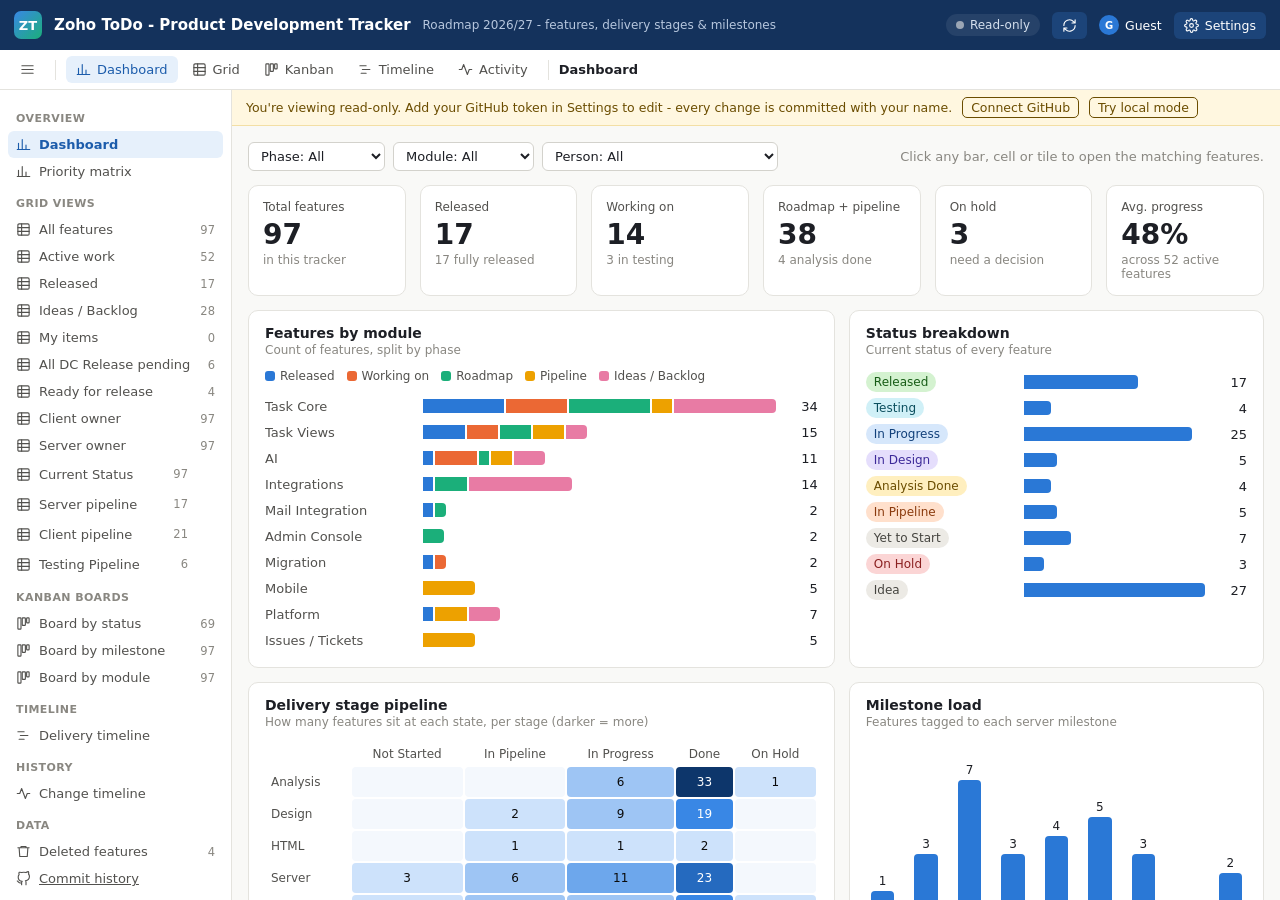
<file: index.html>
<!DOCTYPE html>
<html lang="en">
<head>
  <meta charset="utf-8">
  <meta name="viewport" content="width=device-width, initial-scale=1">
  <title>Zoho ToDo - Product Development Tracker</title>
  <link rel="icon" href="data:image/svg+xml,<svg xmlns='http://www.w3.org/2000/svg' viewBox='0 0 32 32'><rect width='32' height='32' rx='7' fill='%232a78d6'/><path d='M9 16l5 5 9-10' stroke='white' stroke-width='3.2' fill='none' stroke-linecap='round' stroke-linejoin='round'/></svg>">
  <link rel="stylesheet" href="assets/styles.css">
  <script src="config.js"></script>
  <script src="assets/store.js"></script>
  <script src="assets/app.js"></script>
  <script src="assets/views.js"></script>
  <link rel="stylesheet" href="assets/priority-matrix.css">
  <script src="assets/priority-matrix.js"></script>
</head>
<body></body>
</html>
</file>
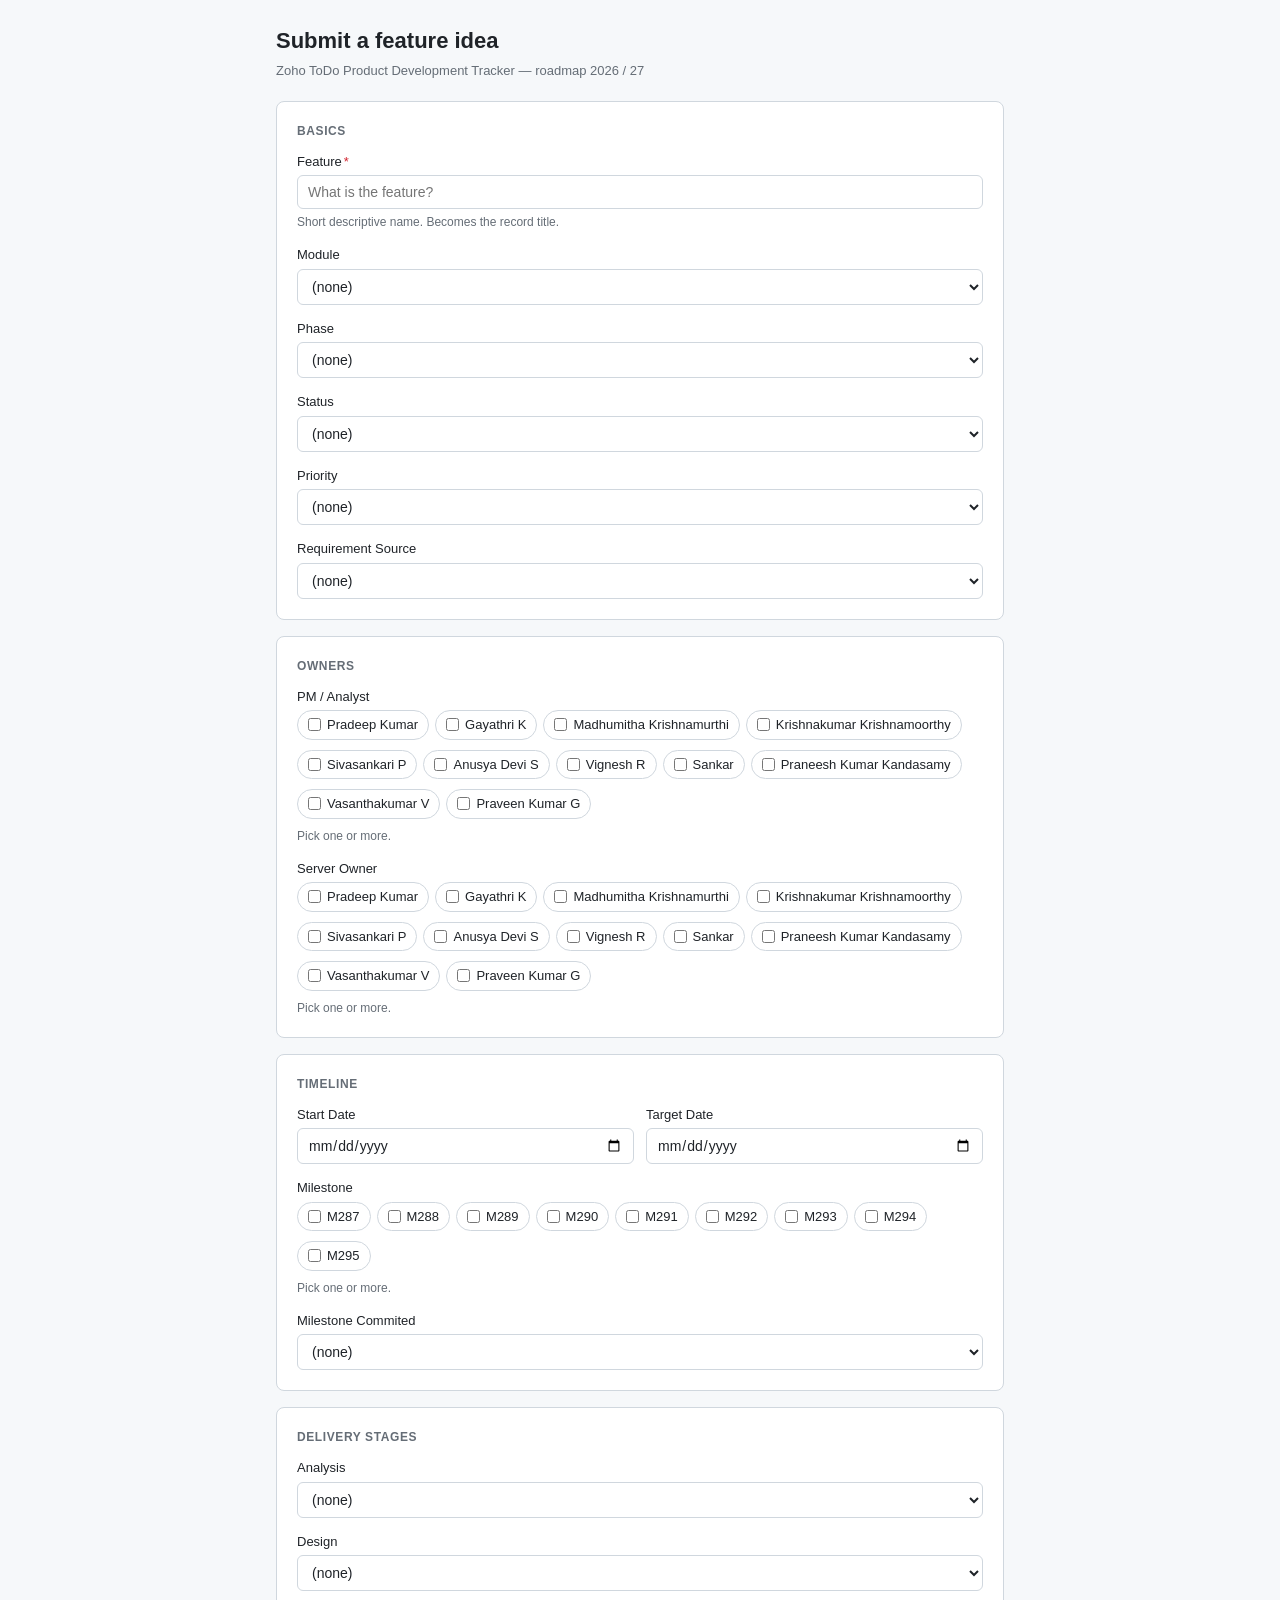
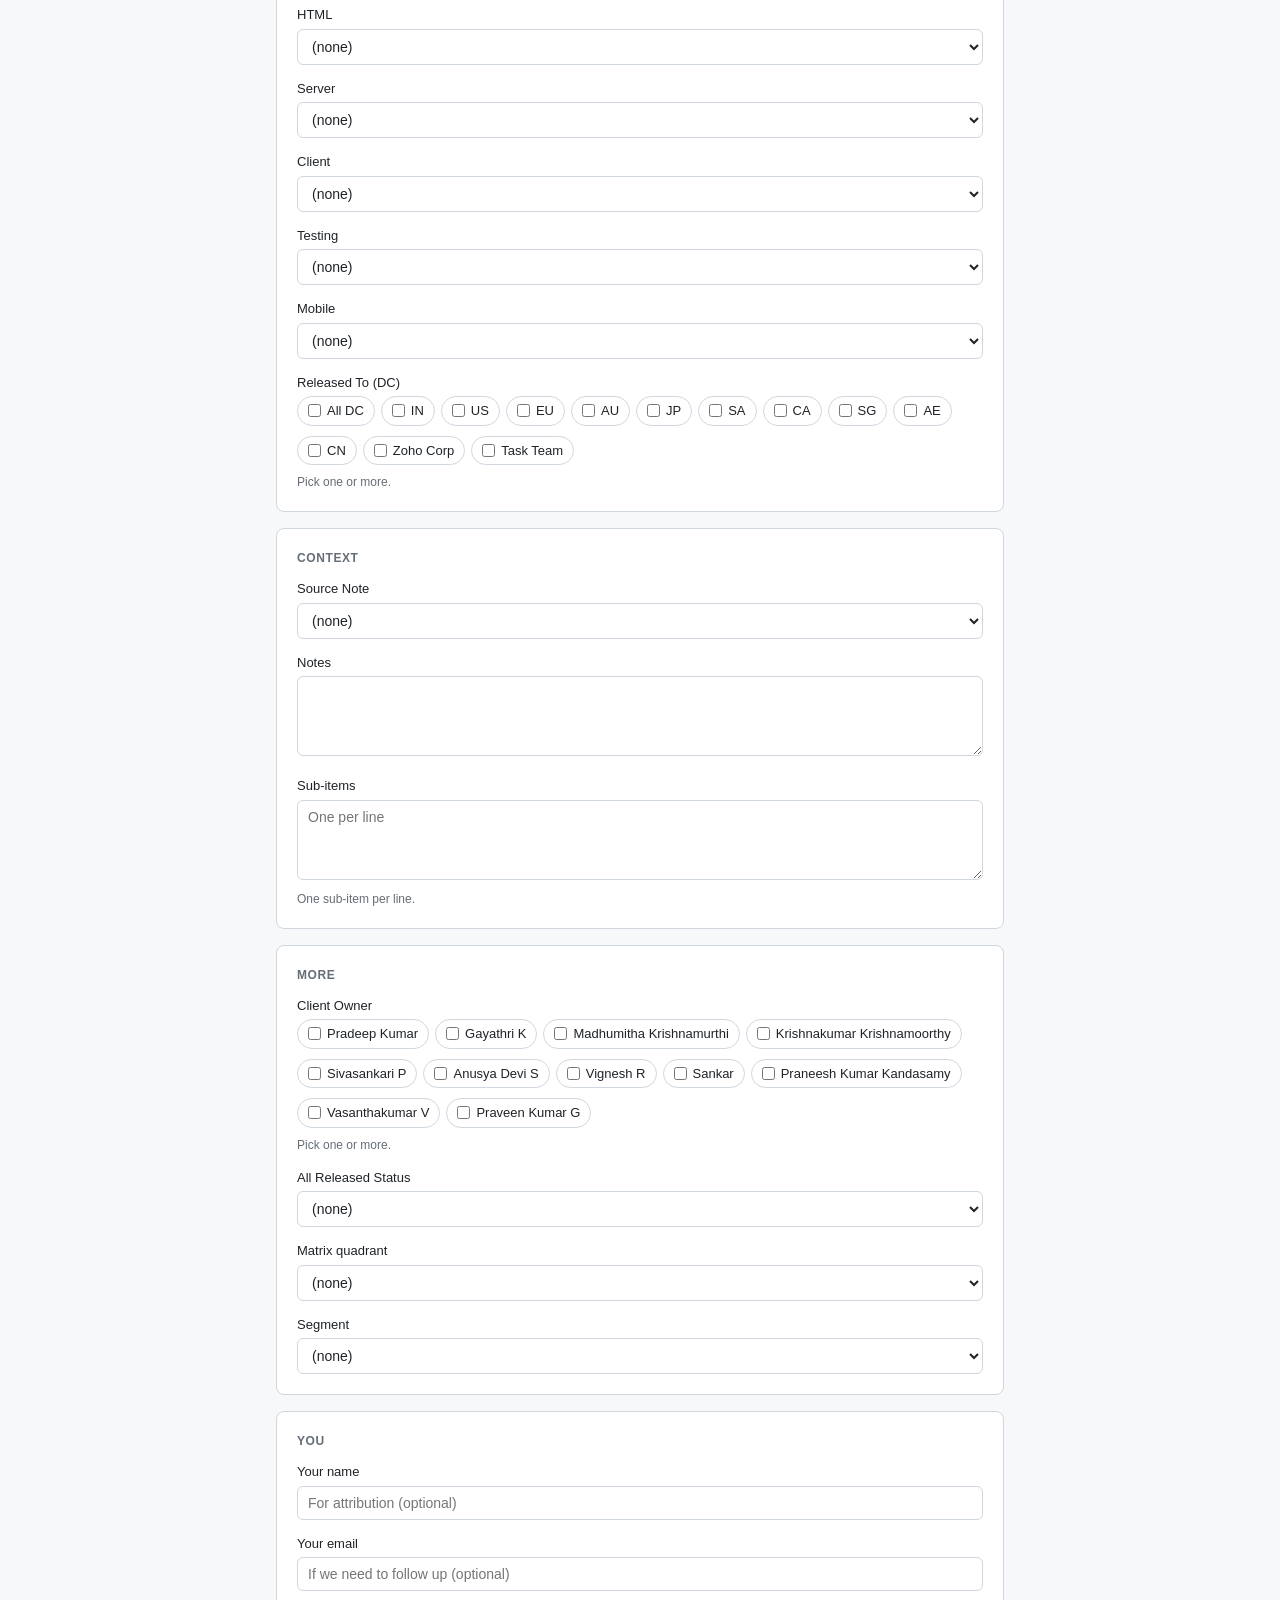
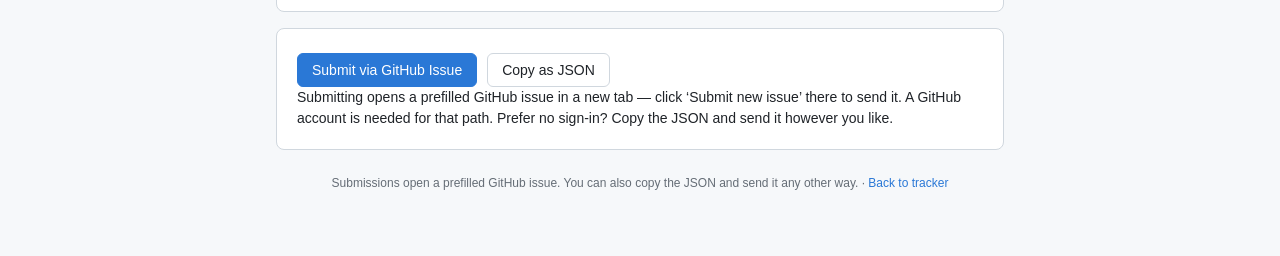
<file: form.html>
<!DOCTYPE html>
<html lang="en">
<head>
<meta charset="utf-8">
<meta name="viewport" content="width=device-width, initial-scale=1">
<title>Submit a Feature - Zoho ToDo Tracker</title>
<link rel="icon" href="data:image/svg+xml,<svg xmlns='http://www.w3.org/2000/svg' viewBox='0 0 32 32'><rect width='32' height='32' rx='7' fill='%232a78d6'/><path d='M9 16l5 5 9-10' stroke='white' stroke-width='3.2' fill='none' stroke-linecap='round' stroke-linejoin='round'/></svg>">
<style>
:root{--bg:#f6f8fa;--card:#fff;--text:#1f2328;--muted:#656d76;--border:#d0d7de;--primary:#2a78d6;--primary-hover:#1f5fb0;--danger:#d1242f;--radius:8px}
@media (prefers-color-scheme:dark){:root:not([data-theme="light"]){--bg:#0d1117;--card:#161b22;--text:#e6edf3;--muted:#8d96a0;--border:#30363d;--primary:#58a6ff;--primary-hover:#79b8ff}}
:root[data-theme="dark"]{--bg:#0d1117;--card:#161b22;--text:#e6edf3;--muted:#8d96a0;--border:#30363d;--primary:#58a6ff;--primary-hover:#79b8ff}
*{box-sizing:border-box}
html,body{margin:0;padding:0;background:var(--bg);color:var(--text);font-family:-apple-system,BlinkMacSystemFont,"Segoe UI",Roboto,Helvetica,Arial,sans-serif;font-size:14px;line-height:1.5}
.container{max-width:760px;margin:0 auto;padding:24px 16px 64px}
header{margin-bottom:20px}
h1{font-size:22px;margin:0 0 4px;font-weight:600}
header p{margin:0;color:var(--muted);font-size:13px}
.card{background:var(--card);border:1px solid var(--border);border-radius:var(--radius);padding:20px;margin-bottom:16px}
.section-title{font-size:12px;font-weight:600;text-transform:uppercase;letter-spacing:.05em;color:var(--muted);margin:0 0 12px}
.field{margin-bottom:14px}
.field:last-child{margin-bottom:0}
label{display:block;font-size:13px;font-weight:500;margin-bottom:4px}
.field .hint{color:var(--muted);font-size:12px;margin-top:4px}
.req{color:var(--danger);margin-left:2px}
input[type="text"],input[type="email"],input[type="date"],select,textarea{width:100%;padding:8px 10px;border:1px solid var(--border);border-radius:6px;background:var(--card);color:var(--text);font-size:14px;font-family:inherit}
textarea{min-height:80px;resize:vertical}
input:focus,select:focus,textarea:focus{outline:2px solid var(--primary);outline-offset:-1px;border-color:transparent}
.two-col{display:grid;grid-template-columns:1fr 1fr;gap:12px}
@media (max-width:500px){.two-col{grid-template-columns:1fr}}
.checklist{display:flex;flex-wrap:wrap;gap:6px}
.check-item{display:inline-flex;align-items:center;gap:6px;padding:4px 10px;border:1px solid var(--border);border-radius:999px;cursor:pointer;font-size:13px;user-select:none;background:var(--card)}
.check-item input{margin:0}
.check-item:hover{border-color:var(--primary)}
.check-item input:checked + span{color:var(--primary);font-weight:500}
.actions{display:flex;gap:10px;flex-wrap:wrap;align-items:center;margin-top:4px}
button.btn{padding:8px 14px;border:1px solid var(--border);background:var(--card);color:var(--text);border-radius:6px;cursor:pointer;font-size:14px;font-weight:500;font-family:inherit}
button.btn.primary{background:var(--primary);color:#fff;border-color:var(--primary)}
button.btn.primary:hover{background:var(--primary-hover);border-color:var(--primary-hover)}
button.btn:disabled{opacity:.6;cursor:not-allowed}
.status{font-size:13px;color:var(--muted)}
.status.err{color:var(--danger)}
footer{text-align:center;color:var(--muted);font-size:12px;margin-top:24px}
footer a{color:var(--primary);text-decoration:none}
</style>
</head>
<body>
<div class="container">
<header>
<h1>Submit a feature idea</h1>
<p>Zoho ToDo Product Development Tracker &mdash; roadmap 2026 / 27</p>
</header>
<div id="loading" class="card">Loading form&hellip;</div>
<form id="form" style="display:none"></form>
<footer>Submissions open a prefilled GitHub issue. You can also copy the JSON and send it any other way. &middot; <a href="./" >Back to tracker</a></footer>
</div>
<script>
const REPO={owner:"pradeepkumar-r-16273",repo:"zoho-todo-tracker-2026-27"};
const DATA_URL="./data/features.json";
// Groups and the schema ids that go in them. Fields not listed here are rendered at the end under "More".
const GROUPS=[
 {title:"Basics",ids:["module","phase","status","priority","source"]},
 {title:"Owners",ids:["pm","dev"]},
 {title:"Timeline",ids:["startDate","targetDate","milestone","cf_milestone_commited_sbm"]},
 {title:"Delivery stages",ids:["analysis","design","html","server","client","testing","mobile","releasedTo"]},
 {title:"Context",ids:["sourceNote","notes","subitems"]}
];
const SKIP=new Set(["progress"]); // computed formula

function el(tag,attrs,...kids){const n=document.createElement(tag);for(const k in attrs){const v=attrs[k];if(k==="class")n.className=v;else if(k==="text")n.textContent=v;else if(k.startsWith("on"))n.addEventListener(k.slice(2),v);else if(v===true)n.setAttribute(k,"");else if(v!==false&&v!=null)n.setAttribute(k,v)}for(const c of kids){if(c==null)continue;n.appendChild(typeof c==="string"?document.createTextNode(c):c)}return n}

function fieldWrap(label,required,control,hint){
 const w=el("div",{class:"field"});
 const l=el("label",{text:label});
 if(required)l.appendChild(el("span",{class:"req",text:"*"}));
 w.appendChild(l);w.appendChild(control);
 if(hint)w.appendChild(el("div",{class:"hint",text:hint}));
 return w;
}

async function init(){
 let db;
 try{
  const r=await fetch(DATA_URL,{cache:"no-store"});
  if(!r.ok)throw new Error("HTTP "+r.status);
  db=await r.json();
 }catch(e){
  document.getElementById("loading").innerHTML='<div class="status err">Could not load schema: '+e.message+". Please reload.</div>";
  return;
 }
 renderForm(db);
}

function renderForm(db){
 const form=document.getElementById("form");
 form.innerHTML="";
 document.getElementById("loading").style.display="none";
 form.style.display="";
 const state={};
 const byId={};
 for(const f of db.schema)byId[f.id]=f;

 // --- Basics: always starts with the Feature (name) field ---
 const basics=el("div",{class:"card"});
 basics.appendChild(el("div",{class:"section-title",text:"Basics"}));
 const nameInput=el("input",{type:"text",id:"f-name",required:true,placeholder:"What is the feature?",oninput:e=>state["name"]=e.target.value});
 basics.appendChild(fieldWrap("Feature",true,nameInput,"Short descriptive name. Becomes the record title."));
 for(const id of GROUPS[0].ids){const f=byId[id];if(!f||SKIP.has(id))continue;basics.appendChild(renderField(f,state,db))}
 form.appendChild(basics);

 // --- Remaining groups ---
 for(let i=1;i<GROUPS.length;i++){
  const g=GROUPS[i];
  const card=el("div",{class:"card"});
  card.appendChild(el("div",{class:"section-title",text:g.title}));
  if(g.title==="Timeline"){
   // Dates side by side
   const two=el("div",{class:"two-col"});
   two.appendChild(renderField(byId["startDate"],state,db));
   two.appendChild(renderField(byId["targetDate"],state,db));
   card.appendChild(two);
   for(const id of ["milestone","cf_milestone_commited_sbm"]){const f=byId[id];if(f)card.appendChild(renderField(f,state,db))}
  }else{
   for(const id of g.ids){const f=byId[id];if(!f||SKIP.has(id))continue;card.appendChild(renderField(f,state,db))}
  }
  form.appendChild(card);
 }

 // --- Any schema fields not covered above ---
 const covered=new Set(["name",...GROUPS.flatMap(g=>g.ids),...SKIP]);
 const extras=db.schema.filter(f=>!covered.has(f.id));
 if(extras.length){
  const card=el("div",{class:"card"});
  card.appendChild(el("div",{class:"section-title",text:"More"}));
  for(const f of extras)card.appendChild(renderField(f,state,db));
  form.appendChild(card);
 }

 // --- Submitter ---
 const sub=el("div",{class:"card"});
 sub.appendChild(el("div",{class:"section-title",text:"You"}));
 sub.appendChild(fieldWrap("Your name",false,el("input",{type:"text",placeholder:"For attribution (optional)",oninput:e=>state["_submitter"]=e.target.value})));
 sub.appendChild(fieldWrap("Your email",false,el("input",{type:"email",placeholder:"If we need to follow up (optional)",oninput:e=>state["_email"]=e.target.value})));
 form.appendChild(sub);

 // --- Actions ---
 const actCard=el("div",{class:"card"});
 const row=el("div",{class:"actions"});
 const submit=el("button",{type:"submit",class:"btn primary",text:"Submit via GitHub Issue"});
 const copy=el("button",{type:"button",class:"btn",text:"Copy as JSON"});
 const stat=el("span",{class:"status"});
 row.appendChild(submit);row.appendChild(copy);row.appendChild(stat);
 actCard.appendChild(row);
 actCard.appendChild(el("div",{class:"hint",text:"Submitting opens a prefilled GitHub issue in a new tab — click ‘Submit new issue’ there to send it. A GitHub account is needed for that path. Prefer no sign‑in? Copy the JSON and send it however you like."}));
 form.appendChild(actCard);

 copy.addEventListener("click",async()=>{
  const p=buildPayload(state,db);
  try{await navigator.clipboard.writeText(JSON.stringify(p,null,2));stat.className="status";stat.textContent="Copied.";setTimeout(()=>stat.textContent="",2500)}
  catch(e){stat.className="status err";stat.textContent="Copy failed: "+e.message}
 });
 form.addEventListener("submit",e=>{
  e.preventDefault();
  if(!state["name"]||!state["name"].trim()){stat.className="status err";stat.textContent="Feature name is required.";return}
  const url=buildIssueUrl(state,db);
  stat.className="status";stat.textContent="Opening GitHub…";
  window.open(url,"_blank","noopener");
  setTimeout(()=>stat.textContent="",3500);
 });
}

function renderField(f,state,db){
 const label=f.name;
 if(f.type==="text"||f.type==="longText"){
  const ctrl=f.type==="longText"?el("textarea",{oninput:e=>state[f.id]=e.target.value}):el("input",{type:"text",oninput:e=>state[f.id]=e.target.value});
  return fieldWrap(label,false,ctrl);
 }
 if(f.type==="date"){
  return fieldWrap(label,false,el("input",{type:"date",oninput:e=>state[f.id]=e.target.value||null}));
 }
 if(f.type==="singleSelect"&&f.options){
  const s=el("select",{onchange:e=>state[f.id]=e.target.value||null});
  s.appendChild(el("option",{value:"",text:"(none)"}));
  for(const o of f.options)s.appendChild(el("option",{value:o.name,text:o.name}));
  return fieldWrap(label,false,s);
 }
 if(f.type==="multiSelect"&&f.options){
  return fieldWrap(label,false,multiCheck(f.id,f.options.map(o=>o.name),state),"Pick one or more.");
 }
 if(f.type==="people"){
  return fieldWrap(label,false,multiCheck(f.id,(db.people||[]).map(p=>p.name),state),"Pick one or more.");
 }
 if(f.type==="checklist"){
  const ta=el("textarea",{placeholder:"One per line",oninput:e=>state[f.id]=e.target.value.split("\n").map(s=>s.trim()).filter(Boolean).map(t=>({text:t,done:false}))});
  return fieldWrap(label,false,ta,"One sub-item per line.");
 }
 return fieldWrap(label,false,el("input",{type:"text",oninput:e=>state[f.id]=e.target.value}));
}

function multiCheck(fieldId,names,state){
 const wrap=el("div",{class:"checklist"});
 state[fieldId]=[];
 for(const name of names){
  const lbl=el("label",{class:"check-item"});
  const cb=el("input",{type:"checkbox",value:name,onchange:e=>{const set=new Set(state[fieldId]);if(e.target.checked)set.add(e.target.value);else set.delete(e.target.value);state[fieldId]=[...set]}});
  lbl.appendChild(cb);lbl.appendChild(el("span",{text:name}));
  wrap.appendChild(lbl);
 }
 return wrap;
}

function buildPayload(state,db){
 const rec={};
 for(const f of db.schema){
  const v=state[f.id];
  if(v==null||v===""||(Array.isArray(v)&&!v.length))continue;
  rec[f.name]=v;
 }
 if(state["name"])rec["Feature"]=state["name"];
 const sub={};
 if(state["_submitter"])sub.name=state["_submitter"];
 if(state["_email"])sub.email=state["_email"];
 return{submittedAt:new Date().toISOString(),submitter:Object.keys(sub).length?sub:undefined,record:rec};
}

function buildIssueUrl(state,db){
 const payload=buildPayload(state,db);
 const title=`[Submission] ${state["name"].slice(0,80)}`;
 const lines=[];
 lines.push("A new feature idea was submitted from the public form.");
 lines.push("");
 if(payload.submitter){
  lines.push(`**From:** ${payload.submitter.name||"(not provided)"}${payload.submitter.email?" — "+payload.submitter.email:""}`);
  lines.push("");
 }
 lines.push("## Fields");
 lines.push("");
 lines.push("| Field | Value |");
 lines.push("| --- | --- |");
 for(const[k,v]of Object.entries(payload.record)){
  if(k==="Feature")continue;
  let display;
  if(Array.isArray(v)){
   if(v.length&&typeof v[0]==="object")display=v.map(x=>(x.done?"[x] ":"[ ] ")+x.text).join("<br>");
   else display=v.join(", ");
  }else display=String(v).replace(/\n/g,"<br>").replace(/\|/g,"\\|");
  lines.push(`| **${k}** | ${display} |`);
 }
 lines.push("");
 lines.push("<details><summary>Raw JSON</summary>");
 lines.push("");
 lines.push("```json");
 lines.push(JSON.stringify(payload,null,2));
 lines.push("```");
 lines.push("");
 lines.push("</details>");
 const body=lines.join("\n");
 const p=new URLSearchParams();
 p.set("title",title);
 p.set("body",body);
 p.set("labels","feature-submission");
 return`https://github.com/${REPO.owner}/${REPO.repo}/issues/new?${p.toString()}`;
}

init();
</script>
</body>
</html>
</file>
<file: assets/styles.css>
:root {
  color-scheme: light;
  --bg: #f9f9f7; --surface: #ffffff; --surface-2: #f6f6f4; --surface-3: #efeeeb;
  --line: #e4e3de; --line-2: #d3d2cc;
  --ink: #1d1f25; --ink-2: #52514e; --ink-3: #898781;
  --accent: #2a78d6; --accent-ink: #ffffff; --accent-soft: #e6f0fb;
  --top: #14325c; --top-2: #1c4479;
  --danger: #d03b3b; --good: #0ca30c;
  --radius: 6px; --row: 34px;
  --shadow: 0 8px 28px rgba(15, 23, 42, .16), 0 1px 3px rgba(15, 23, 42, .08);
  font-family: system-ui, -apple-system, "Segoe UI", Roboto, sans-serif;
  font-size: 13px;
}
* { box-sizing: border-box; }
html, body { margin: 0; height: 100%; background: var(--bg); color: var(--ink); }
button { font: inherit; color: inherit; cursor: pointer; }
input, select, textarea { font: inherit; color: inherit; }
a { color: var(--accent); }
svg.i { width: 15px; height: 15px; flex: none; stroke: currentColor; fill: none; stroke-width: 1.8; stroke-linecap: round; stroke-linejoin: round; }

/* ---------- app frame ---------- */
#app { display: grid; grid-template-rows: auto auto 1fr; grid-template-columns: 232px 1fr; height: 100vh; }
#app.nosidebar { grid-template-columns: 0 1fr; }
.topbar { grid-column: 1 / -1; display: flex; align-items: center; gap: 12px; padding: 0 14px; height: 50px; background: var(--top); color: #fff; }
.topbar .logo { width: 28px; height: 28px; border-radius: 7px; background: linear-gradient(135deg, #3987e5, #1baf7a); display: grid; place-items: center; font-weight: 700; font-size: 13px; }
.topbar h1 { font-size: 15px; font-weight: 600; margin: 0; white-space: nowrap; }
.topbar .sub { color: #b7c7de; font-size: 12px; white-space: nowrap; }
.topbar .spacer { flex: 1; }
.tb-btn { display: inline-flex; align-items: center; gap: 6px; background: var(--top-2); border: 0; color: #fff; padding: 6px 10px; border-radius: 6px; font-size: 12.5px; }
.tb-btn:hover { background: #26569a; }
.sync { display: inline-flex; align-items: center; gap: 6px; font-size: 12px; color: #d5e0ee; padding: 4px 10px; border-radius: 99px; background: rgba(255,255,255,.08); white-space: nowrap; max-width: 380px; overflow: hidden; text-overflow: ellipsis; }
.sync .dot { width: 8px; height: 8px; border-radius: 50%; background: #9aa5b4; flex: none; }
.sync.saved .dot { background: #34c26b; } .sync.saving .dot, .sync.dirty .dot { background: #fab219; } .sync.error .dot { background: #ff6b6b; }
.sync.readonly .dot { background: #9aa5b4; } .sync.local .dot { background: #b59cf0; }
.me { display: inline-flex; align-items: center; gap: 6px; font-size: 12.5px; }

.viewbar { grid-column: 1 / -1; display: flex; align-items: center; gap: 4px; padding: 0 10px; height: 40px; background: var(--surface); border-bottom: 1px solid var(--line); overflow-x: auto; }
.viewbar .vtab { display: inline-flex; align-items: center; gap: 6px; border: 0; background: none; padding: 6px 10px; border-radius: 6px; color: var(--ink-2); font-weight: 500; white-space: nowrap; }
.viewbar .vtab:hover { background: var(--surface-2); }
.viewbar .vtab.on { background: var(--accent-soft); color: #1c5cab; }
.viewbar .sep { width: 1px; height: 20px; background: var(--line); margin: 0 6px; }

.sidebar { background: var(--surface); border-right: 1px solid var(--line); overflow-y: auto; padding: 10px 8px; }
#app.nosidebar .sidebar { display: none; }
.sidebar h4 { margin: 12px 8px 6px; font-size: 11px; letter-spacing: .04em; text-transform: uppercase; color: var(--ink-3); font-weight: 600; }
.sidebar .sv { display: flex; align-items: center; gap: 8px; width: 100%; border: 0; background: none; text-align: left; padding: 6px 8px; border-radius: 6px; color: var(--ink-2); }
.sidebar .sv:hover { background: var(--surface-2); }
.sidebar .sv.on { background: var(--accent-soft); color: #1c5cab; font-weight: 600; }
.sidebar .sv .n { margin-left: auto; color: var(--ink-3); font-size: 11.5px; font-weight: 400; }
.sidebar .sv .x { margin-left: 4px; opacity: 0; color: var(--ink-3); }
.sidebar .sv:hover .x { opacity: 1; }

main { overflow: hidden; display: flex; flex-direction: column; min-width: 0; }
.toolbar { display: flex; align-items: center; gap: 4px; padding: 6px 10px; background: var(--surface); border-bottom: 1px solid var(--line); flex-wrap: wrap; }
.tbtn { display: inline-flex; align-items: center; gap: 6px; border: 0; background: none; padding: 5px 9px; border-radius: 6px; color: var(--ink-2); white-space: nowrap; }
.tbtn:hover { background: var(--surface-2); }
.tbtn.active { background: #fdf0d5; color: #7a5200; }
.tbtn.primary { background: var(--accent); color: #fff; }
.tbtn.primary:hover { background: #1c5cab; }
.toolbar .search { margin-left: auto; display: flex; align-items: center; gap: 6px; border: 1px solid var(--line); border-radius: 6px; padding: 0 8px; height: 28px; background: var(--surface); }
.toolbar .search input { border: 0; outline: none; width: 200px; background: none; }
.content { flex: 1; overflow: auto; position: relative; }
.banner { padding: 7px 14px; font-size: 12.5px; background: #fff7e0; border-bottom: 1px solid #f3dfa5; color: #6b4d00; display: flex; gap: 10px; align-items: center; }
.banner.err { background: #fdecec; border-color: #f2c4c4; color: #8a1f1f; }
.banner button { border: 1px solid currentColor; background: none; border-radius: 5px; padding: 2px 8px; color: inherit; }

/* ---------- pills ---------- */
.pill { display: inline-flex; align-items: center; height: 20px; padding: 0 8px; border-radius: 99px; font-size: 12px; white-space: nowrap; max-width: 100%; overflow: hidden; text-overflow: ellipsis; line-height: 20px; }
.c-blue { background: #d6e7fb; color: #12407a; } .c-cyan { background: #d0f0f7; color: #0b4f5e; }
.c-teal { background: #cdf3e4; color: #0b5a3d; } .c-green { background: #d4f2d0; color: #175c16; }
.c-yellow { background: #ffefbf; color: #6b4d00; } .c-orange { background: #ffe0cc; color: #8a3a0d; }
.c-red { background: #fbd5d5; color: #8a1f1f; } .c-pink { background: #fbd8e6; color: #85214a; }
.c-purple { background: #e5defc; color: #3d2a99; } .c-gray { background: #eceae5; color: #45443f; }
.avatar { display: inline-grid; place-items: center; width: 20px; height: 20px; border-radius: 50%; font-size: 10px; font-weight: 600; color: #fff; flex: none; }
.person { display: inline-flex; align-items: center; gap: 5px; margin-right: 6px; white-space: nowrap; }
.muted { color: var(--ink-3); }

/* ---------- grid ---------- */
table.grid { border-collapse: separate; border-spacing: 0; table-layout: fixed; background: var(--surface); }
.grid th, .grid td { border-right: 1px solid var(--line); border-bottom: 1px solid var(--line); height: var(--row); padding: 0 8px; white-space: nowrap; overflow: hidden; text-overflow: ellipsis; text-align: left; vertical-align: middle; }
.grid th { position: sticky; top: 0; z-index: 3; background: var(--surface-2); font-weight: 500; color: var(--ink-2); height: 32px; user-select: none; }
.grid th .h { display: flex; align-items: center; gap: 6px; overflow: hidden; }
.grid th .h span { overflow: hidden; text-overflow: ellipsis; }
.grid th .rz { position: absolute; right: -3px; top: 0; bottom: 0; width: 7px; cursor: col-resize; z-index: 4; }
.grid th .rz:hover { background: var(--accent); opacity: .35; }
.grid th.rn, .grid td.rn { position: sticky; left: 0; z-index: 2; width: 64px; background: var(--surface); color: var(--ink-3); font-size: 11.5px; padding: 0 6px; }
.grid th.rn { z-index: 4; background: var(--surface-2); }
.grid th.pri, .grid td.pri { position: sticky; left: 64px; z-index: 2; background: var(--surface); box-shadow: 1px 0 0 var(--line-2); }
.grid th.pri { z-index: 4; background: var(--surface-2); }
.grid td.pri { font-weight: 500; }
.grid tr:hover td { background: #f7f9fc; }
.grid tr:hover td.rn, .grid tr:hover td.pri { background: #f2f6fb; }
.grid td.sel { box-shadow: inset 0 0 0 2px var(--accent); }
.grid td.pri.sel { box-shadow: inset 0 0 0 2px var(--accent), 1px 0 0 var(--line-2); }
.grid td.ro { color: var(--ink-2); }
.rn .exp { display: none; border: 0; background: var(--accent-soft); color: #1c5cab; border-radius: 4px; padding: 1px 3px; margin-left: 2px; vertical-align: middle; }
.rn .exp svg.i { width: 13px; height: 13px; }
tr:hover .rn .exp { display: inline-flex; }
.rn .num { display: inline-block; min-width: 40px; }
.grid tr.grp td { background: var(--surface-3); font-weight: 600; height: 34px; cursor: pointer; position: sticky; left: 0; }
.grid tr.grp:hover td { background: #e8e7e3; }
.grid tr.grp .cnt { color: var(--ink-3); font-weight: 400; margin-left: 8px; }
.grid tr.addrow td { color: var(--ink-3); cursor: pointer; background: var(--surface); }
.grid tr.addrow:hover td { color: var(--accent); }
.cellpills { display: flex; gap: 4px; overflow: hidden; }
.prog { display: flex; align-items: center; gap: 6px; }
.prog .bar { flex: 1; height: 6px; background: var(--surface-3); border-radius: 4px; overflow: hidden; min-width: 40px; }
.prog .bar i { display: block; height: 100%; background: var(--accent); border-radius: 4px; }
.prog .bar i.done { background: var(--good); }
.prog b { font-weight: 500; font-size: 11.5px; color: var(--ink-2); width: 32px; text-align: right; }
.cnt-ic { display: inline-flex; align-items: center; gap: 3px; color: var(--ink-3); margin-right: 8px; font-size: 12px; }
.cnt-ic.has { color: var(--ink-2); }
.gridfoot { position: sticky; bottom: 0; left: 0; padding: 6px 12px; background: var(--surface-2); border-top: 1px solid var(--line); color: var(--ink-3); font-size: 12px; z-index: 5; }
.cell-input { width: 100%; height: 28px; border: 0; outline: none; background: #fff; }

/* ---------- popovers ---------- */
.pop { position: fixed; z-index: 50; background: var(--surface); border: 1px solid var(--line); border-radius: 8px; box-shadow: var(--shadow); min-width: 220px; max-width: 460px; max-height: 70vh; overflow: auto; padding: 6px; }
.pop .opt { display: flex; align-items: center; gap: 8px; padding: 5px 8px; border-radius: 5px; cursor: pointer; }
.pop .opt:hover, .pop .opt.hl { background: var(--surface-2); }
.pop .opt .ck { width: 14px; color: var(--accent); }
.pop input.find { width: 100%; border: 1px solid var(--line); border-radius: 5px; padding: 5px 8px; margin-bottom: 4px; outline: none; }
.pop input.find:focus { border-color: var(--accent); }
.pop .hint { padding: 4px 8px; color: var(--ink-3); font-size: 12px; }
.pop textarea { width: 380px; min-height: 160px; border: 1px solid var(--line); border-radius: 5px; padding: 8px; outline: none; resize: vertical; }
.pop .row { display: flex; gap: 6px; align-items: center; margin: 4px 0; }
.pop .row select, .pop .row input { border: 1px solid var(--line); border-radius: 5px; padding: 4px 6px; background: #fff; max-width: 170px; }
.pop h5 { margin: 4px 6px 8px; font-size: 12px; color: var(--ink-2); font-weight: 600; }
.lnk { border: 0; background: none; color: var(--accent); padding: 4px 6px; }
.xbtn { border: 0; background: none; color: var(--ink-3); padding: 2px 4px; border-radius: 4px; }
.xbtn:hover { background: var(--surface-3); color: var(--danger); }
.toggle { display: flex; align-items: center; gap: 8px; padding: 4px 8px; border-radius: 5px; cursor: pointer; }
.toggle:hover { background: var(--surface-2); }

/* ---------- drawer ---------- */
.scrim { position: fixed; inset: 0; background: rgba(15, 23, 42, .28); z-index: 40; }
.drawer { position: fixed; top: 0; right: 0; bottom: 0; width: min(720px, 100vw); background: var(--surface); z-index: 41; box-shadow: var(--shadow); display: flex; flex-direction: column; }
.drawer header { padding: 14px 18px 0; border-bottom: 1px solid var(--line); }
.drawer header .top { display: flex; align-items: center; gap: 8px; color: var(--ink-3); font-size: 12px; }
.drawer header .top .spacer { flex: 1; }
.drawer header input.title { width: 100%; font-size: 20px; font-weight: 600; border: 1px solid transparent; border-radius: 6px; padding: 4px 6px; margin: 6px 0 4px -6px; outline: none; background: none; }
.drawer header input.title:hover { border-color: var(--line); }
.drawer header input.title:focus { border-color: var(--accent); }
.tabs { display: flex; gap: 2px; margin-top: 6px; }
.tabs button { border: 0; background: none; padding: 8px 12px; color: var(--ink-2); border-bottom: 2px solid transparent; font-weight: 500; }
.tabs button.on { color: #1c5cab; border-bottom-color: var(--accent); }
.tabs .badge { background: var(--surface-3); border-radius: 99px; padding: 0 6px; font-size: 11px; margin-left: 4px; color: var(--ink-2); }
.drawer .body { flex: 1; overflow: auto; padding: 16px 18px 40px; }
.fgrid { display: grid; grid-template-columns: 170px 1fr; gap: 2px 10px; align-items: start; }
.fgrid .lab { color: var(--ink-2); padding: 7px 0; display: flex; gap: 6px; align-items: center; }
.fgrid .val { min-height: 32px; padding: 4px 8px; border: 1px solid transparent; border-radius: 6px; cursor: pointer; display: flex; flex-wrap: wrap; gap: 4px; align-items: center; }
.fgrid .val:hover { border-color: var(--line); background: var(--surface-2); }
.fgrid .val.ro { cursor: default; } .fgrid .val.ro:hover { border-color: transparent; background: none; }
.fgrid .val.long { white-space: pre-wrap; line-height: 1.45; display: block; }
.fgrid .sec { grid-column: 1 / -1; margin: 14px 0 4px; font-size: 11px; letter-spacing: .04em; text-transform: uppercase; color: var(--ink-3); font-weight: 600; border-top: 1px solid var(--line); padding-top: 12px; }
.stagebar { display: grid; grid-template-columns: repeat(7, 1fr); gap: 6px; margin: 6px 0 4px; }
.stage { border: 1px solid var(--line); border-radius: 8px; padding: 8px; cursor: pointer; background: var(--surface); }
.stage:hover { border-color: var(--line-2); background: var(--surface-2); }
.stage .sn { font-size: 11px; color: var(--ink-3); text-transform: uppercase; letter-spacing: .03em; margin-bottom: 5px; }
.stage .pill { font-size: 11px; }
.chk { display: flex; align-items: center; gap: 8px; padding: 4px 0; }
.chk input[type=checkbox] { width: 15px; height: 15px; accent-color: var(--accent); }
.chk .t { flex: 1; border: 1px solid transparent; border-radius: 4px; padding: 3px 5px; outline: none; background: none; }
.chk .t:focus { border-color: var(--accent); background: #fff; }
.chk.done .t { color: var(--ink-3); text-decoration: line-through; }
.addline { display: flex; gap: 6px; margin-top: 6px; }
.addline input { flex: 1; border: 1px solid var(--line); border-radius: 6px; padding: 6px 8px; outline: none; }
.addline input:focus { border-color: var(--accent); }
.btn { border: 1px solid var(--line-2); background: var(--surface); padding: 6px 12px; border-radius: 6px; display: inline-flex; gap: 6px; align-items: center; }
.btn:hover { background: var(--surface-2); }
.btn.primary { background: var(--accent); color: #fff; border-color: var(--accent); }
.btn.primary:hover { background: #1c5cab; }
.btn.danger { color: var(--danger); }
.btn:disabled { opacity: .5; cursor: default; }

.comment { display: flex; gap: 10px; padding: 10px 0; border-bottom: 1px solid var(--line); }
.comment .avatar { width: 28px; height: 28px; font-size: 11px; }
.comment .meta { font-size: 12px; color: var(--ink-3); margin-bottom: 3px; }
.comment .meta b { color: var(--ink); font-weight: 600; margin-right: 6px; }
.comment .txt { white-space: pre-wrap; line-height: 1.45; word-break: break-word; }
.comment .mention { background: var(--accent-soft); color: #1c5cab; border-radius: 4px; padding: 0 3px; }
.composer { margin-top: 12px; border: 1px solid var(--line-2); border-radius: 8px; overflow: hidden; }
.composer textarea { width: 100%; border: 0; padding: 10px; min-height: 70px; outline: none; resize: vertical; }
.composer .bar { display: flex; justify-content: space-between; align-items: center; padding: 6px 8px; background: var(--surface-2); color: var(--ink-3); font-size: 12px; }

.att { display: flex; align-items: center; gap: 10px; padding: 9px 10px; border: 1px solid var(--line); border-radius: 8px; margin-bottom: 6px; }
.att .ic { width: 34px; height: 34px; border-radius: 7px; display: grid; place-items: center; background: var(--surface-3); color: var(--ink-2); flex: none; font-size: 10px; font-weight: 700; }
.att .nm { flex: 1; min-width: 0; }
.att .nm a, .att .nm button { font-weight: 500; border: 0; background: none; padding: 0; color: var(--accent); text-align: left; overflow: hidden; text-overflow: ellipsis; white-space: nowrap; display: block; max-width: 100%; }
.att .nm .s { font-size: 11.5px; color: var(--ink-3); }
.drop { border: 1.5px dashed var(--line-2); border-radius: 8px; padding: 16px; text-align: center; color: var(--ink-3); margin: 10px 0; }
.drop.over { border-color: var(--accent); background: var(--accent-soft); color: #1c5cab; }
.formrow { display: flex; gap: 6px; margin-top: 6px; }
.formrow input { border: 1px solid var(--line); border-radius: 6px; padding: 6px 8px; outline: none; min-width: 0; }
.formrow input:focus { border-color: var(--accent); }

.tl { position: relative; padding-left: 20px; }
.tl::before { content: ""; position: absolute; left: 6px; top: 6px; bottom: 6px; width: 2px; background: var(--line); }
.tl .ev { position: relative; padding: 6px 0 10px; }
.tl .ev::before { content: ""; position: absolute; left: -18px; top: 11px; width: 10px; height: 10px; border-radius: 50%; background: var(--surface); border: 2px solid var(--accent); }
.tl .ev.created::before { border-color: var(--good); } .tl .ev.comment::before { border-color: #6250d6; } .tl .ev.attach::before { border-color: #eb6834; } .tl .ev.deleted::before { border-color: var(--danger); }
.tl .ev .w { font-size: 12px; color: var(--ink-3); }
.tl .ev .d { margin-top: 2px; line-height: 1.45; }
.tl .from { background: #fbe3e3; color: #8a1f1f; text-decoration: line-through; border-radius: 3px; padding: 0 4px; }
.tl .to { background: #ddf3da; color: #175c16; border-radius: 3px; padding: 0 4px; }

/* ---------- kanban ---------- */
.kanban { display: flex; gap: 12px; padding: 14px; align-items: flex-start; min-height: 100%; }
.kcol { width: 280px; flex: none; background: var(--surface-3); border-radius: 10px; display: flex; flex-direction: column; max-height: calc(100vh - 160px); }
.kcol header { display: flex; align-items: center; gap: 8px; padding: 10px 12px; font-weight: 600; }
.kcol header .n { color: var(--ink-3); font-weight: 400; }
.kcol .cards { overflow-y: auto; padding: 0 8px 8px; display: flex; flex-direction: column; gap: 8px; min-height: 40px; }
.kcol.over { outline: 2px solid var(--accent); outline-offset: -2px; }
.card { background: var(--surface); border-radius: 8px; padding: 10px; box-shadow: 0 1px 2px rgba(15,23,42,.08); border: 1px solid var(--line); cursor: grab; }
.card:hover { border-color: var(--line-2); box-shadow: 0 3px 10px rgba(15,23,42,.1); }
.card.dragging { opacity: .45; }
.card .t { font-weight: 600; margin-bottom: 6px; line-height: 1.35; }
.card .id { color: var(--ink-3); font-size: 11px; margin-bottom: 3px; }
.card .meta { display: flex; flex-wrap: wrap; gap: 4px; margin-bottom: 6px; }
.card .ft { display: flex; align-items: center; gap: 6px; margin-top: 6px; font-size: 12px; color: var(--ink-3); }
.card .ft .spacer { flex: 1; }

/* ---------- timeline ---------- */
.tlv { display: grid; grid-template-columns: 300px 1fr; min-width: 100%; }
.tlv .left { position: sticky; left: 0; z-index: 3; background: var(--surface); border-right: 1px solid var(--line-2); }
.tlv .hdr { height: 52px; border-bottom: 1px solid var(--line); background: var(--surface-2); position: sticky; top: 0; z-index: 4; }
.tlv .left .hdr { display: flex; align-items: end; padding: 6px 10px; color: var(--ink-2); font-weight: 500; }
.tlv .lrow { height: 36px; display: flex; align-items: center; gap: 6px; padding: 0 10px; border-bottom: 1px solid var(--line); white-space: nowrap; overflow: hidden; cursor: pointer; }
.tlv .lrow:hover { background: #f7f9fc; }
.tlv .lrow .nm { overflow: hidden; text-overflow: ellipsis; }
.tlv .lrow.grp, .tlv .rrow.grp { background: var(--surface-3); font-weight: 600; cursor: default; }
.tlv .right { position: relative; }
.tlv .months { display: flex; height: 26px; }
.tlv .months div, .tlv .weeks div { border-left: 1px solid var(--line); font-size: 11.5px; color: var(--ink-2); padding: 5px 6px; white-space: nowrap; overflow: hidden; flex: none; }
.tlv .weeks { display: flex; height: 26px; }
.tlv .weeks div { color: var(--ink-3); font-size: 10.5px; padding-top: 6px; }
.tlv .rrow { height: 36px; border-bottom: 1px solid var(--line); position: relative; }
.tlv .bar { position: absolute; top: 7px; height: 22px; border-radius: 5px; padding: 0 8px; font-size: 11.5px; line-height: 22px; white-space: nowrap; overflow: hidden; text-overflow: ellipsis; cursor: grab; color: #fff; user-select: none; }
.tlv .bar .hd { position: absolute; top: 0; bottom: 0; width: 7px; cursor: ew-resize; }
.tlv .bar .hd.l { left: 0; } .tlv .bar .hd.r { right: 0; }
.tlv .today { position: absolute; top: 0; bottom: 0; width: 2px; background: var(--danger); z-index: 2; pointer-events: none; }
.tlv .msline { position: absolute; top: 0; bottom: 0; width: 0; border-left: 1.5px dashed #6250d6; z-index: 1; pointer-events: none; }
.tlv .mslab { position: absolute; top: 2px; transform: translateX(-50%); background: #6250d6; color: #fff; font-size: 10px; border-radius: 4px; padding: 1px 5px; z-index: 5; }
.tlv .rrow .ghost { opacity: 0; } .tlv .rrow:hover .ghost { opacity: 1; }
.tlv .ghost { position: absolute; top: 9px; height: 18px; border: 1.5px dashed var(--line-2); border-radius: 5px; color: var(--ink-3); font-size: 11px; line-height: 15px; padding: 0 6px; cursor: pointer; white-space: nowrap; }
.tl-ctrl { display: flex; gap: 6px; align-items: center; }

/* ---------- dashboard ---------- */
.dash { padding: 16px; display: grid; grid-template-columns: repeat(12, 1fr); gap: 14px; }
.dfilters { grid-column: 1 / -1; display: flex; gap: 8px; align-items: center; flex-wrap: wrap; }
.dfilters select { border: 1px solid var(--line-2); border-radius: 6px; padding: 5px 8px; background: var(--surface); }
.tile { grid-column: span 2; background: var(--surface); border: 1px solid var(--line); border-radius: 10px; padding: 14px; cursor: pointer; }
.tile:hover { border-color: var(--line-2); }
.tile .k { color: var(--ink-2); font-size: 12px; }
.tile .v { font-size: 28px; font-weight: 600; margin-top: 4px; }
.tile .s { color: var(--ink-3); font-size: 12px; margin-top: 2px; }
.panel { background: var(--surface); border: 1px solid var(--line); border-radius: 10px; padding: 14px 16px; min-width: 0; }
.panel h3 { margin: 0 0 2px; font-size: 14px; }
.panel .sub { color: var(--ink-3); font-size: 12px; margin-bottom: 12px; }
.s4 { grid-column: span 4; } .s5 { grid-column: span 5; } .s6 { grid-column: span 6; } .s7 { grid-column: span 7; } .s8 { grid-column: span 8; } .s12 { grid-column: span 12; }
.hbar { display: grid; grid-template-columns: 150px 1fr 34px; align-items: center; gap: 8px; height: 26px; cursor: pointer; border-radius: 4px; }
.hbar:hover { background: var(--surface-2); }
.hbar .l { overflow: hidden; text-overflow: ellipsis; white-space: nowrap; color: var(--ink-2); }
.hbar .track { height: 14px; display: flex; gap: 2px; }
.hbar .track i { display: block; height: 100%; }
.hbar .track i:first-child { border-radius: 0; } .hbar .track i:last-child { border-radius: 0 4px 4px 0; }
.hbar .n { text-align: right; font-variant-numeric: tabular-nums; color: var(--ink); font-weight: 500; }
.legend { display: flex; flex-wrap: wrap; gap: 12px; margin-bottom: 10px; font-size: 12px; color: var(--ink-2); }
.legend span { display: inline-flex; align-items: center; gap: 5px; }
.legend i { width: 10px; height: 10px; border-radius: 3px; display: inline-block; }
.heat { width: 100%; border-collapse: separate; border-spacing: 2px; }
.heat th { font-weight: 500; color: var(--ink-2); font-size: 12px; text-align: center; padding: 4px; }
.heat th.rl { text-align: left; }
.heat td { height: 30px; text-align: center; border-radius: 4px; font-variant-numeric: tabular-nums; font-size: 12px; cursor: pointer; }
.vbars { display: flex; align-items: flex-end; gap: 10px; height: 170px; padding-top: 10px; border-bottom: 1px solid #c3c2b7; }
.vbars .c { flex: 1; display: flex; flex-direction: column; align-items: center; justify-content: flex-end; height: 100%; cursor: pointer; }
.vbars .c i { display: block; width: 70%; max-width: 46px; background: #2a78d6; border-radius: 4px 4px 0 0; }
.vbars .c b { font-weight: 500; font-size: 12px; margin-bottom: 3px; font-variant-numeric: tabular-nums; }
.vlabels { display: flex; gap: 10px; margin-top: 5px; }
.vlabels div { flex: 1; text-align: center; font-size: 11.5px; color: var(--ink-2); }
.feed .it { display: flex; gap: 8px; padding: 7px 0; border-bottom: 1px solid var(--line); cursor: pointer; }
.feed .it:last-child { border-bottom: 0; }
.feed .it:hover .tx b { color: var(--accent); }
.feed .tx { line-height: 1.4; min-width: 0; }
.feed .tx .w { font-size: 11.5px; color: var(--ink-3); }
.tip { position: fixed; z-index: 60; pointer-events: none; background: #0b0b0b; color: #fff; padding: 6px 9px; border-radius: 6px; font-size: 12px; max-width: 280px; line-height: 1.4; }

/* ---------- activity ---------- */
.activity { max-width: 920px; margin: 0 auto; padding: 18px; }
.activity .day { margin: 18px 0 6px; font-size: 12px; font-weight: 600; color: var(--ink-2); text-transform: uppercase; letter-spacing: .04em; }
.activity .row { display: flex; gap: 10px; padding: 9px 12px; background: var(--surface); border: 1px solid var(--line); border-radius: 8px; margin-bottom: 6px; cursor: pointer; align-items: flex-start; }
.activity .row:hover { border-color: var(--line-2); }
.activity .row .tx { flex: 1; line-height: 1.45; min-width: 0; }
.activity .row .w { font-size: 11.5px; color: var(--ink-3); white-space: nowrap; }

/* ---------- modal ---------- */
.modal { position: fixed; z-index: 45; top: 50%; left: 50%; transform: translate(-50%, -50%); width: min(640px, 94vw); max-height: 90vh; overflow: auto; background: var(--surface); border-radius: 12px; box-shadow: var(--shadow); padding: 20px 22px; }
.modal h2 { margin: 0 0 4px; font-size: 18px; }
.modal h3 { font-size: 13px; margin: 18px 0 8px; }
.modal .muted { font-size: 12.5px; line-height: 1.5; }
.modal label { display: block; font-size: 12px; color: var(--ink-2); margin: 10px 0 4px; }
.modal input, .modal select { width: 100%; border: 1px solid var(--line-2); border-radius: 6px; padding: 7px 9px; outline: none; background: #fff; }
.modal input:focus, .modal select:focus { border-color: var(--accent); }
.modal .two { display: grid; grid-template-columns: 1fr 1fr; gap: 10px; }
.modal .actions { display: flex; gap: 8px; justify-content: flex-end; margin-top: 18px; flex-wrap: wrap; }
.modal .msg { margin-top: 10px; font-size: 12.5px; }
.modal table { width: 100%; border-collapse: collapse; font-size: 12.5px; }
.modal td { padding: 4px; border-bottom: 1px solid var(--line); }
.modal td input { padding: 4px 6px; }
.empty { padding: 60px; text-align: center; color: var(--ink-3); }
.toast { position: fixed; bottom: 18px; left: 50%; transform: translateX(-50%); background: #1d1f25; color: #fff; padding: 9px 14px; border-radius: 8px; z-index: 70; font-size: 12.5px; box-shadow: var(--shadow); }

@media (max-width: 900px) {
  #app { grid-template-columns: 0 1fr; } .sidebar { display: none; }
  .tile { grid-column: span 6; } .s4, .s5, .s6, .s7, .s8 { grid-column: span 12; }
  .topbar .sub { display: none; }
}
@media print { .topbar, .viewbar, .sidebar, .toolbar { display: none; } #app { display: block; } }
</file>
<file: assets/priority-matrix.css>
/* Priority matrix add-on page (assets/priority-matrix.js). New pm-* classes only. */
.dash .tile.pm-tile { grid-column: span 3; }
.pm-mx { display: grid; grid-template-columns: repeat(2, minmax(0, 1fr)); gap: 14px; }
.pm-q { border: 1px solid var(--line); border-top: 3px solid var(--line-2); border-radius: 10px; padding: 12px 14px; background: var(--surface); min-width: 0; }
.pm-q.pm-ship { border-top-color: var(--good); }
.pm-q.pm-bets { border-top-color: var(--accent); }
.pm-q.pm-fill { border-top-color: var(--line-2); }
.pm-q.pm-prove { border-top-color: #c98500; }
.pm-q h3 { margin: 0; font-size: 14px; display: flex; justify-content: space-between; align-items: baseline; gap: 8px; }
.pm-q h3 span { font-size: 12px; font-weight: 400; color: var(--ink-3); }
.pm-q .sub { margin: 2px 0 10px; }
.pm-chip { display: inline-block; max-width: 100%; font: inherit; font-size: 12px; line-height: 1.4; padding: 3px 9px; margin: 0 6px 6px 0; border-radius: 6px; border: 1px solid var(--line-2); background: var(--surface-2); color: var(--ink); text-align: left; cursor: pointer; overflow: hidden; text-overflow: ellipsis; white-space: nowrap; }
.pm-chip:hover { border-color: var(--accent); }
.pm-chip:focus-visible { outline: 2px solid var(--accent); outline-offset: 2px; }
.pm-chip.p0 { border-color: var(--danger); color: var(--danger); background: #fdecec; }
.pm-chip.calc { border-style: dashed; }
.legend i.pm-key-calc { background: var(--surface-2); border: 1.5px dashed var(--ink-3); }
.pm-toggle { display: inline-flex; align-items: center; gap: 6px; color: var(--ink-2); cursor: pointer; }
.pm-chip[draggable="true"] { cursor: grab; }
.pm-chip.dragging { opacity: .4; }
.pm-q.over { outline: 2px dashed var(--accent); outline-offset: -2px; background: var(--accent-soft); }
.pm-np h3 { display: flex; justify-content: space-between; align-items: baseline; gap: 8px; }
.pm-np .pm-count { font-size: 12px; font-weight: 400; color: var(--ink-3); }
.legend i.pm-key { background: #fdecec; border: 1.5px solid var(--danger); }
.pm-tw { overflow-x: auto; }
.pm-table { width: 100%; border-collapse: collapse; min-width: 640px; }
.pm-table th, .pm-table td { text-align: left; padding: 7px 8px; border-bottom: 1px solid var(--line); vertical-align: middle; }
.pm-table th { font-size: 12px; font-weight: 500; color: var(--ink-3); }
.pm-table tbody tr { cursor: pointer; }
.pm-table tbody tr:hover { background: var(--surface-2); }
.pm-table tbody tr:last-child td { border-bottom: 0; }
.pm-table .pm-num { font-variant-numeric: tabular-nums; }
@media (max-width: 900px) {
  .dash .tile.pm-tile { grid-column: span 6; }
  .pm-mx { grid-template-columns: minmax(0, 1fr); }
}
</file>
